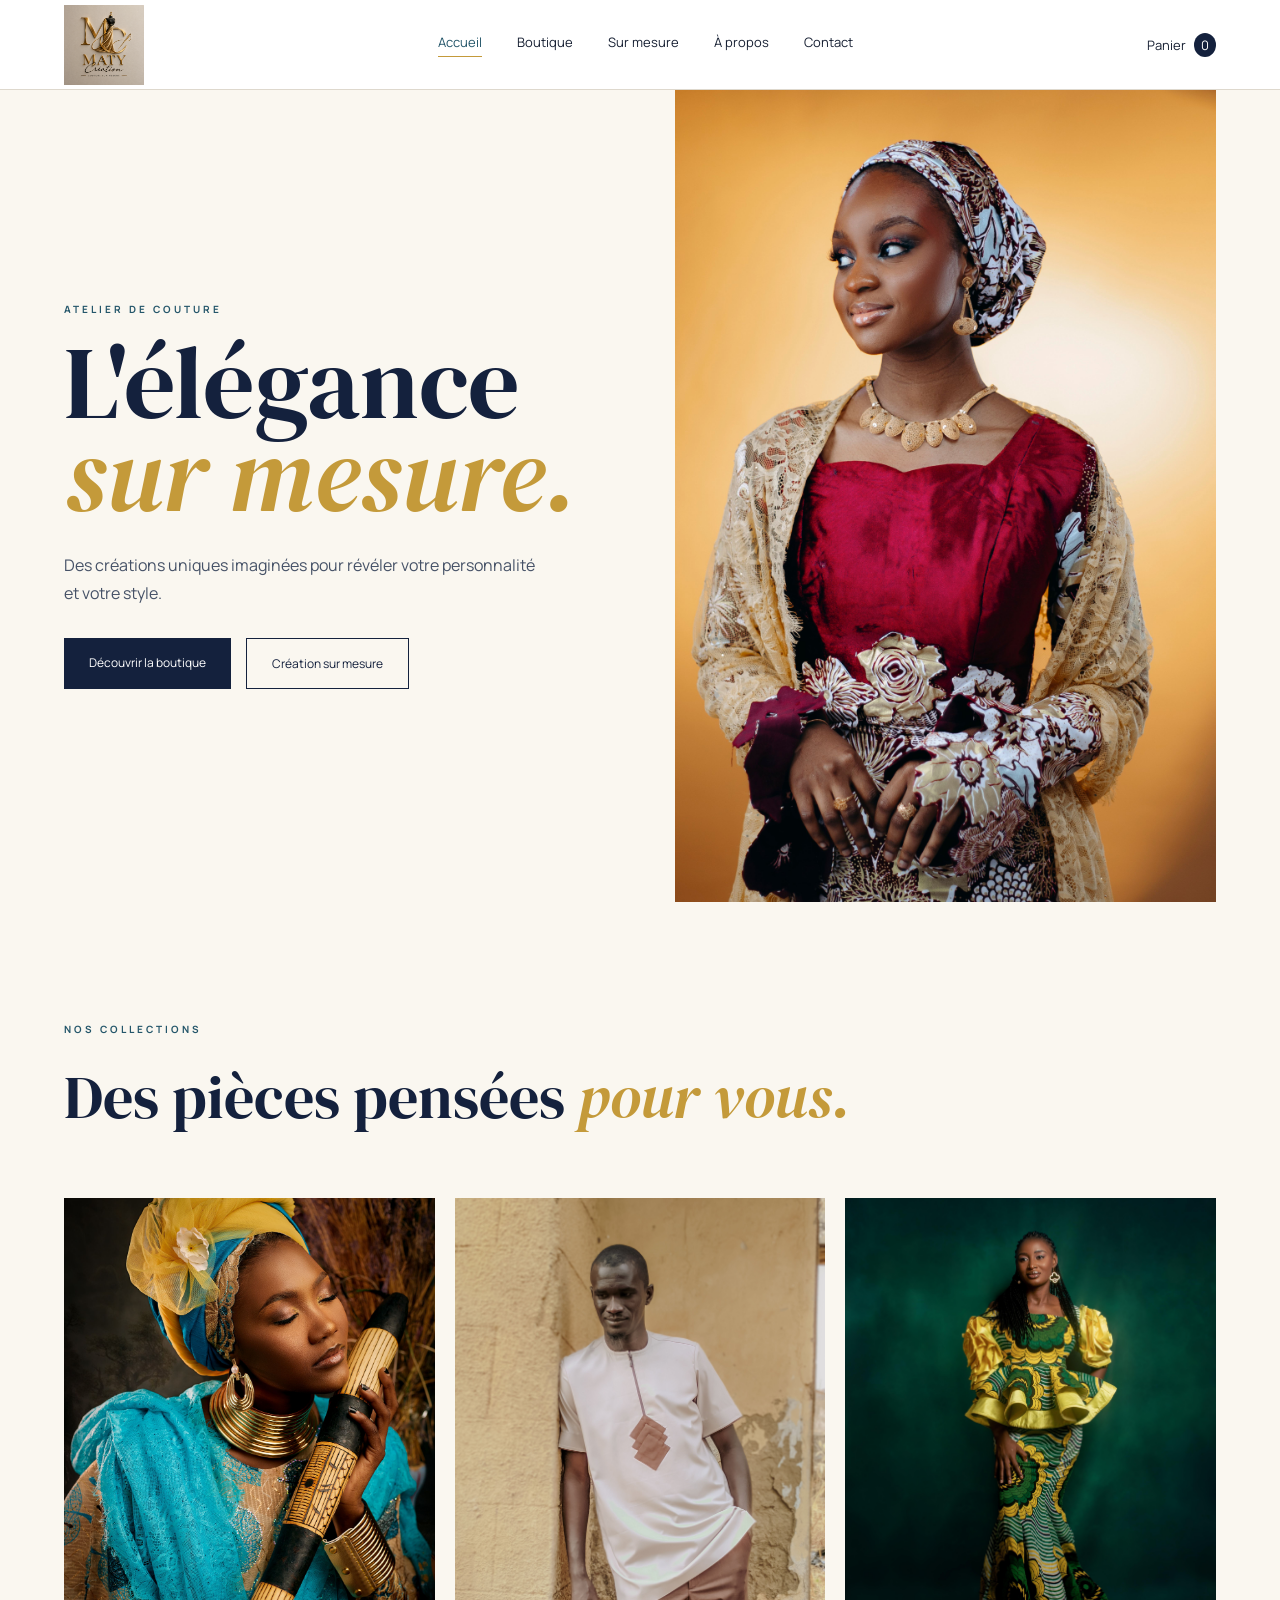
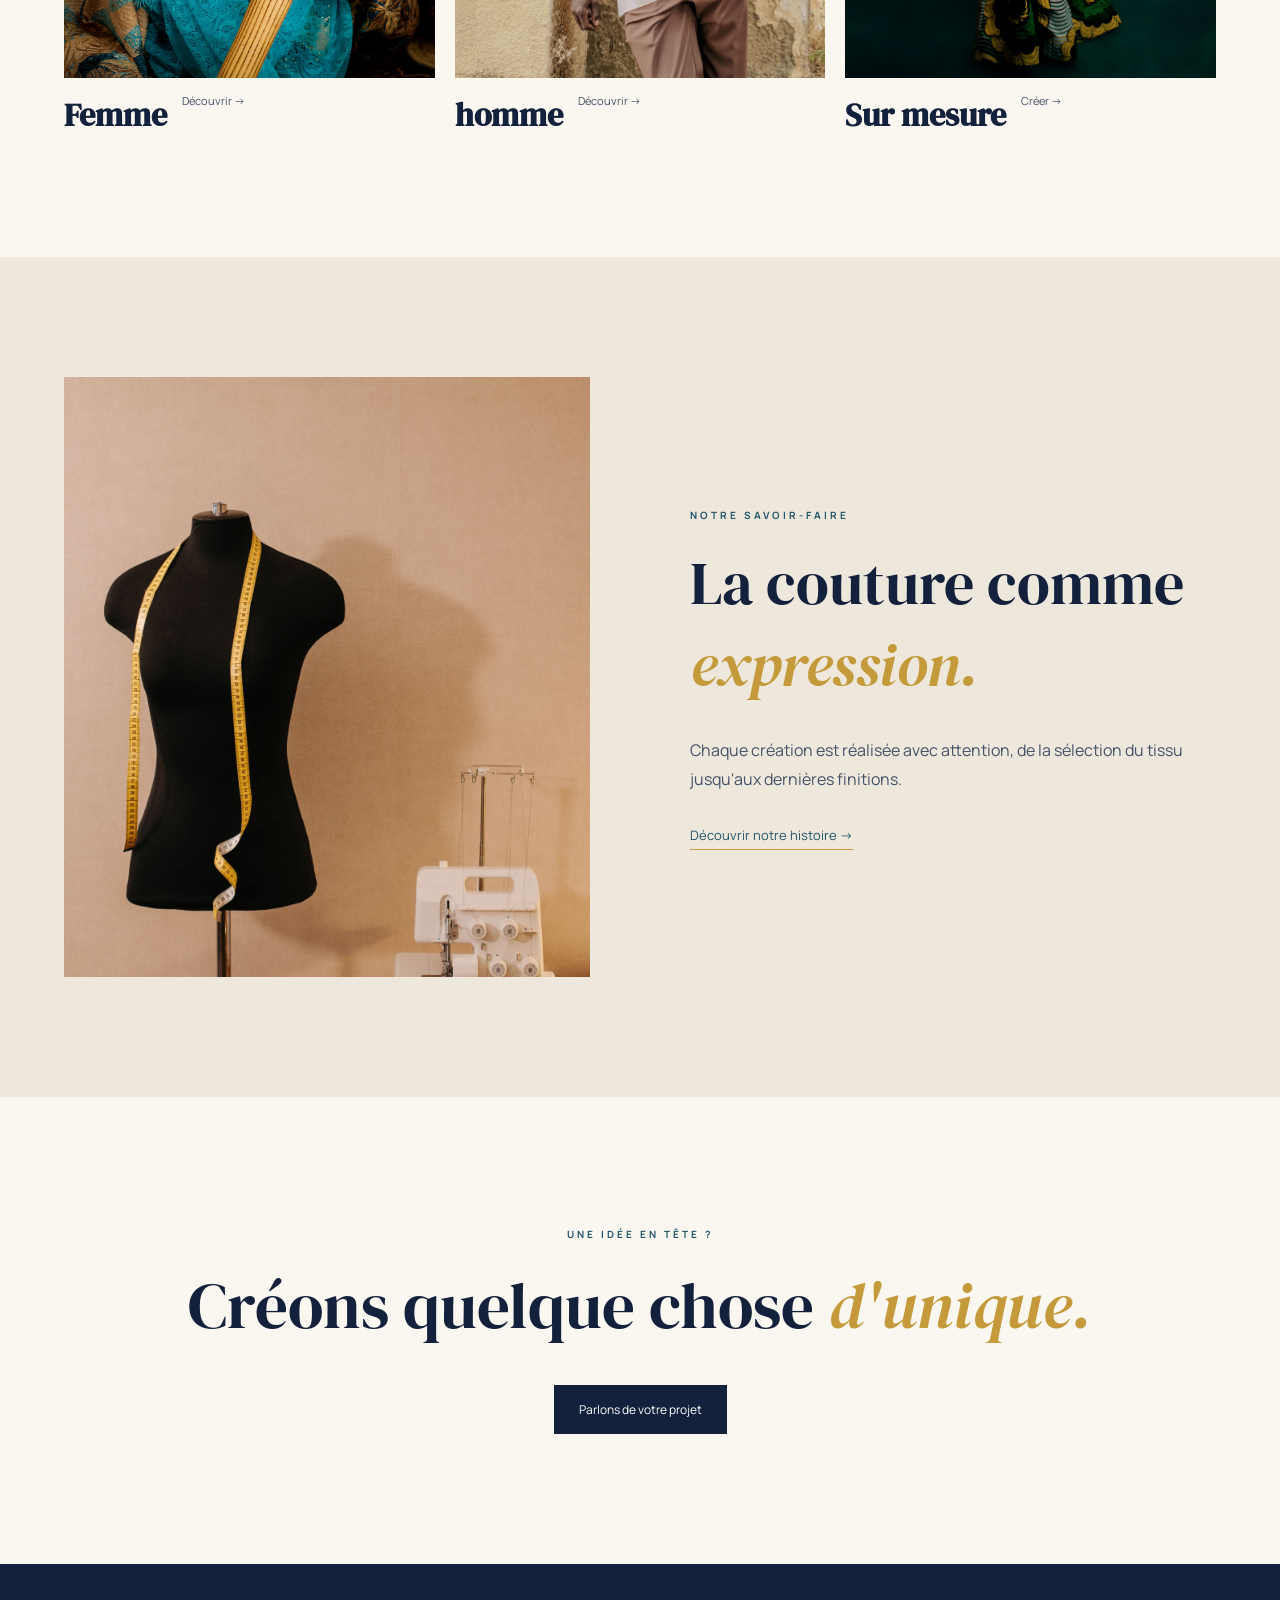
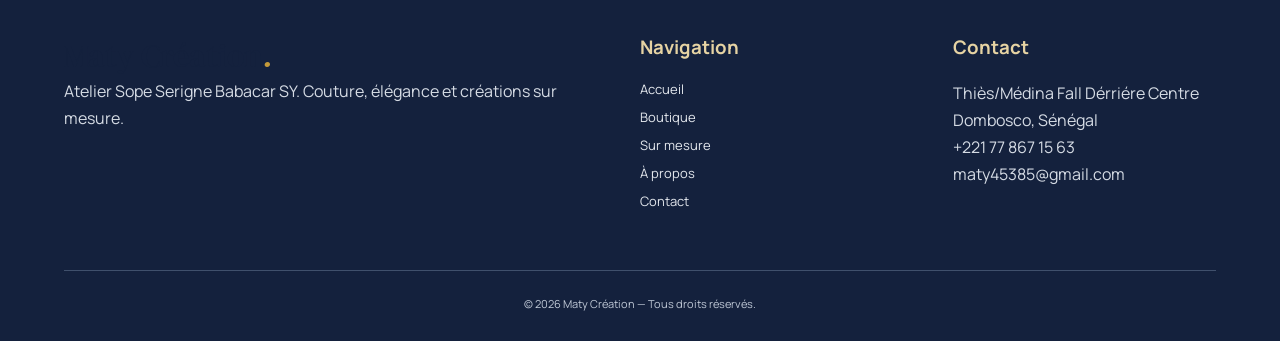
<file: index.html>
<!DOCTYPE html>
<html lang="fr">
<head>
    <meta charset="UTF-8">
    <meta name="viewport" content="width=device-width, initial-scale=1.0">

    <title>Maty Création — Couture & Créations</title>

    <link rel="stylesheet" href="css/style.css">
</head>

<body>

<header class="header">

   <a href="index.html" class="logo">
    <img src="images/logo.png" alt="Maty Création">
</a>
    <nav class="nav">
        <a href="index.html" class="active">Accueil</a>
        <a href="boutique.html">Boutique</a>
        <a href="sur-mesure.html">Sur mesure</a>
        <a href="apropos.html">À propos</a>
        <a href="contact.html">Contact</a>
    </nav>

    <a href="panier.html" class="cart">
        Panier <span id="cart-count">0</span>
    </a>

    <button class="menu-btn">☰</button>

</header>


<main>

<section class="hero">

    <div class="hero-content">

        <p class="small-title">
            ATELIER DE COUTURE
        </p>

        <h1>
            L'élégance
            <em>sur mesure.</em>
        </h1>

        <p class="hero-text">
            Des créations uniques imaginées pour révéler
            votre personnalité et votre style.
        </p>

        <div class="buttons">

            <a href="boutique.html" class="btn">
                Découvrir la boutique
            </a>

            <a href="sur-mesure.html" class="btn-light">
                Création sur mesure
            </a>

        </div>

    </div>


    <div class="hero-image">

        <img src="images/hero.jpg" alt="Création de couture">

    </div>

</section>


<section class="collections">

    <div class="section-heading">

        <p class="small-title">
            NOS COLLECTIONS
        </p>

        <h2>
            Des pièces pensées
            <em>pour vous.</em>
        </h2>

    </div>


    <div class="collection-grid">

        <a href="boutique.html" class="collection-card">

            <img src="images/femme.jpg" alt="Mode femme">
            

            <div class="buttons">
                <h3>Femme</h3>
                <span>Découvrir →</span>
                </div> 
                </a>
                 

        

        <a href="boutique.html" class="collection-card">

            <img src="images/homme.jpg" alt="Mode homme">


            <div class="buttons">
                <h3>homme</h3>
                <span>Découvrir →</span>
                </div> 
                </a>
                


        <a href="boutique.html" class="collection-card">

            <img src="images/surmesure.jpg" alt="Mode sur mesure">
            

            <div class="buttons">
                <h3>Sur mesure</h3>
                <span>Créer →</span>
    
                </div> 
                 </a>
                
       </div> 


       
</section>


<section class="presentation">

    <div class="presentation-image">

        <img src="images/atelier.jpg" alt="Atelier de couture">

    </div>


    <div class="presentation-text">

        <p class="small-title">
            NOTRE SAVOIR-FAIRE
        </p>

        <h2>
            La couture comme
            <em>expression.</em>
        </h2>

        <p>
            Chaque création est réalisée avec attention,
            de la sélection du tissu jusqu'aux dernières finitions.
        </p>

        <a href="apropos.html" class="text-link">
            Découvrir notre histoire →
        </a>

    </div>

</section>


<section class="cta">

    <p class="small-title">
        UNE IDÉE EN TÊTE ?
    </p>

    <h2>
        Créons quelque chose
        <em>d'unique.</em>
    </h2>

    <a href="sur-mesure.html" class="btn">
        Parlons de votre projet
    </a>

</section>

</main>


<footer class="footer">

    <div class="footer-grid">

        <div>
            <div class="logo">
                Maty Création<span>.</span>
            </div>

            <p>
              Atelier Sope Serigne Babacar SY. Couture, élégance et créations sur mesure.
            </p>
        </div>


        <div>

            <h3>Navigation</h3>

            <a href="index.html">Accueil</a>
            <a href="boutique.html">Boutique</a>
            <a href="sur-mesure.html">Sur mesure</a>
            <a href="apropos.html">À propos</a>
            <a href="contact.html">Contact</a>

        </div>


        <div>

            <h3>Contact</h3>

            <p>Thiès/Médina Fall Dérriére Centre Dombosco, Sénégal</p>
            <p>+221 77 867 15 63</p>
            <p>maty45385@gmail.com</p>

        </div>

    </div>


    <div class="copyright">
        © 2026 Maty Création — Tous droits réservés.
    </div>

</footer>


<script src="js/script.js"></script>

</body>
</html>
</file>
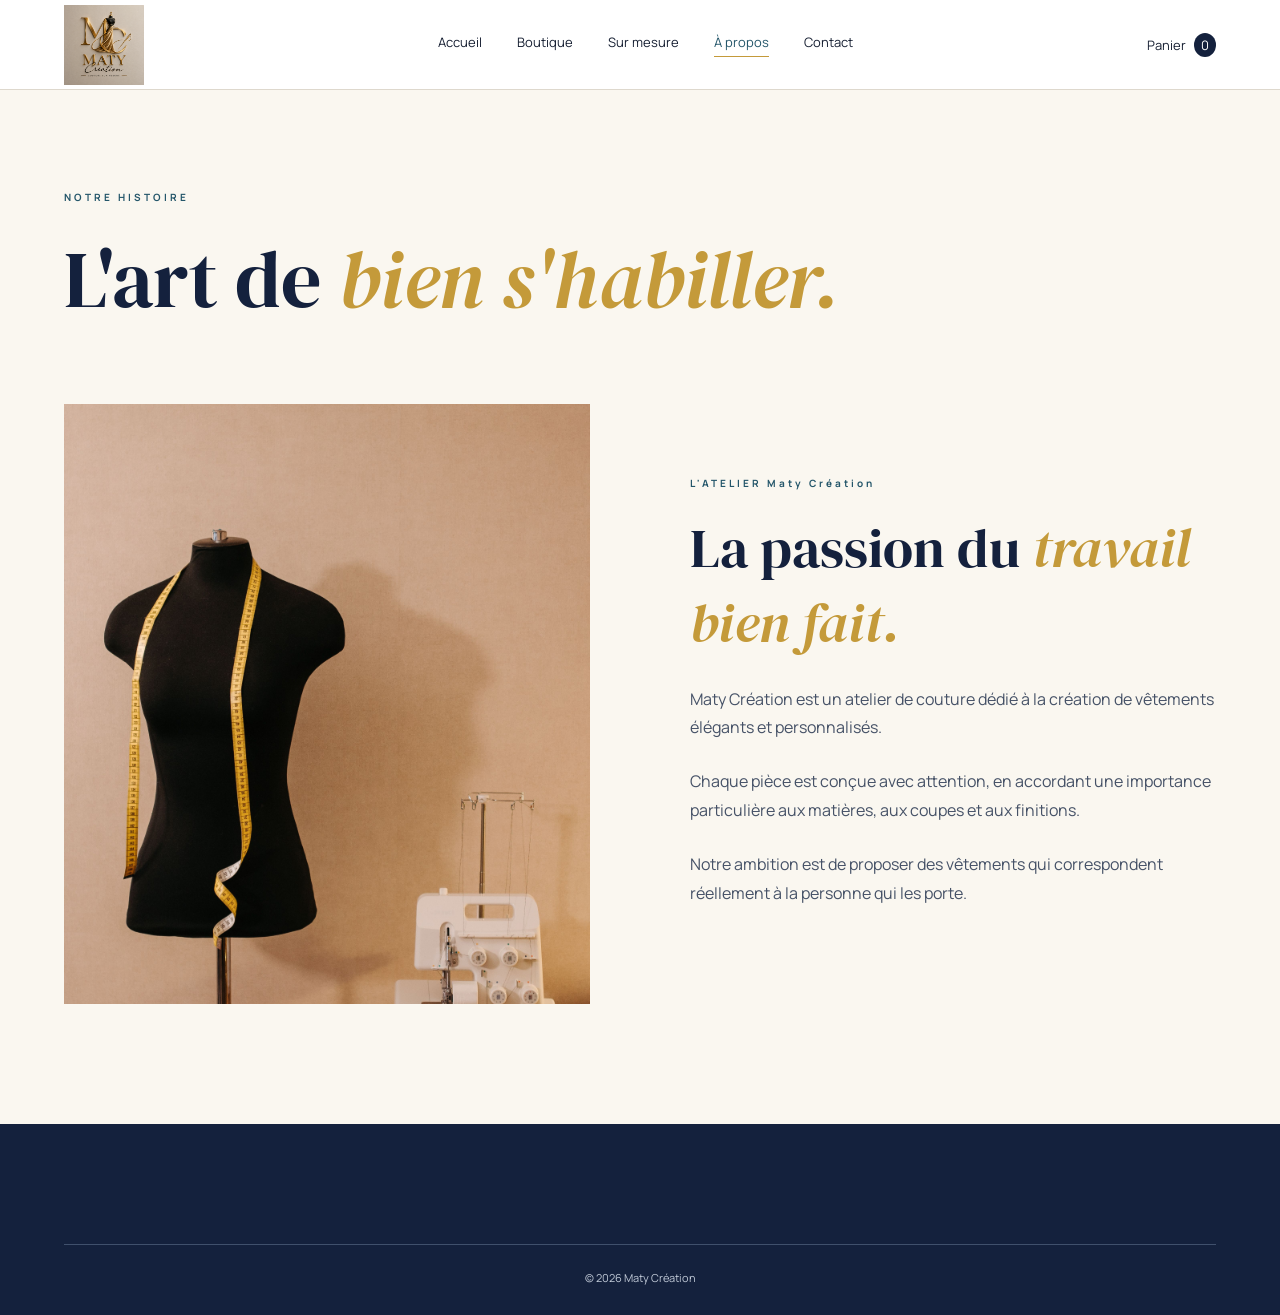
<file: apropos.html>
<!DOCTYPE html>
<html lang="fr">

<head>

    <meta charset="UTF-8">

    <meta name="viewport"
          content="width=device-width, initial-scale=1.0">

    <title>À propos — Maty Création</title>

    <link rel="stylesheet" href="css/style.css">

</head>


<body>

<header class="header">

   
   <a href="index.html" class="logo">
    <img src="images/logo.png" alt="Maty Création">
</a>

    <nav class="nav">

        <a href="index.html">Accueil</a>

        <a href="boutique.html">Boutique</a>

        <a href="sur-mesure.html">Sur mesure</a>

        <a href="apropos.html" class="active">
            À propos
        </a>

        <a href="contact.html">Contact</a>

    </nav>

    <a href="panier.html" class="cart">
        Panier <span id="cart-count">0</span>
    </a>

</header>


<main>

<section class="page-title">

    <p class="small-title">
        NOTRE HISTOIRE
    </p>

    <h1>
        L'art de
        <em>bien s'habiller.</em>
    </h1>

</section>


<section class="about">

    <div class="about-image">

        <img src="images/atelier.jpg"
             alt="Atelier ">

    </div>


    <div class="about-text">

        <p class="small-title">
            L'ATELIER Maty Création
        </p>

        <h2>
            La passion du
            <em>travail bien fait.</em>
        </h2>

        <p>
            Maty Création est un atelier de couture dédié à la création
            de vêtements élégants et personnalisés.
        </p>

        <p>
            Chaque pièce est conçue avec attention,
            en accordant une importance particulière
            aux matières, aux coupes et aux finitions.
        </p>

        <p>
            Notre ambition est de proposer des vêtements
            qui correspondent réellement à la personne
            qui les porte.
        </p>

    </div>

</section>

</main>


<footer class="footer">

    <div class="copyright">
        © 2026 Maty Création
    </div>

</footer>


<script src="js/script.js"></script>

</body>
</html>
</file>
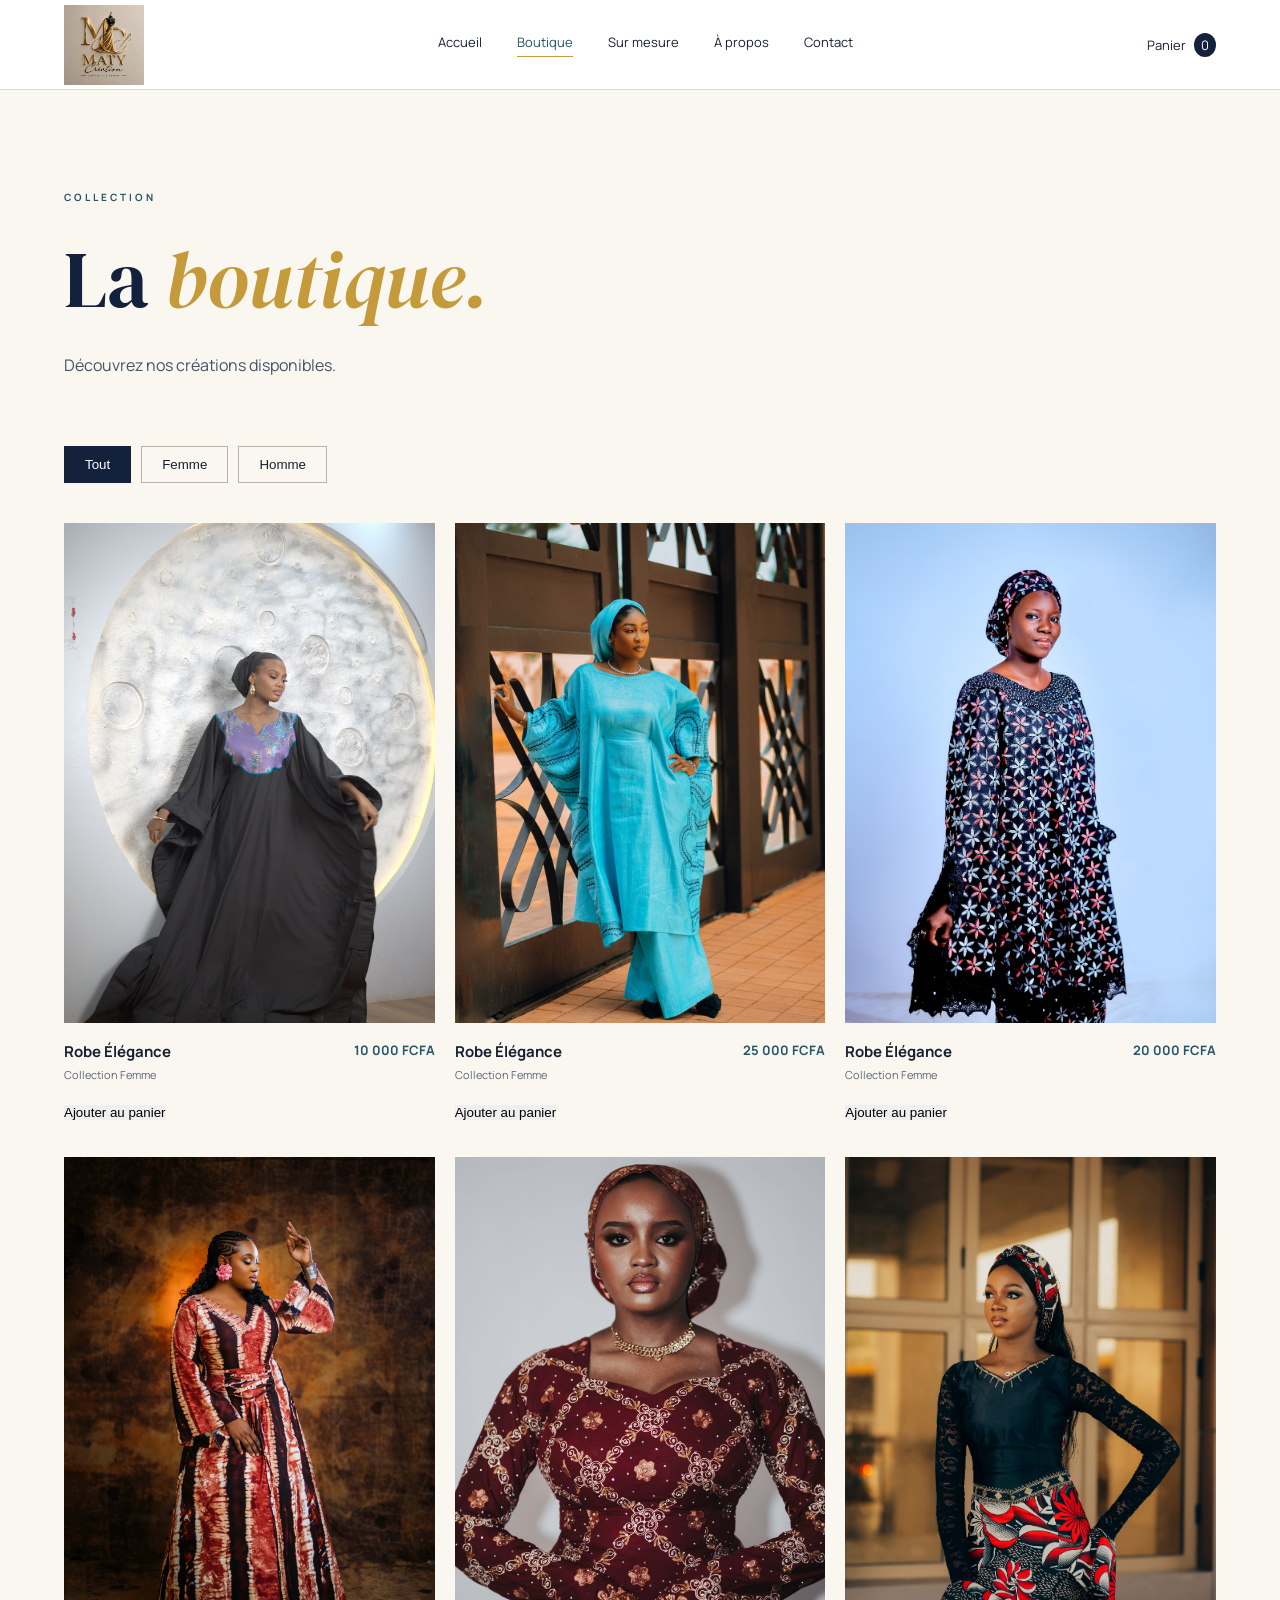
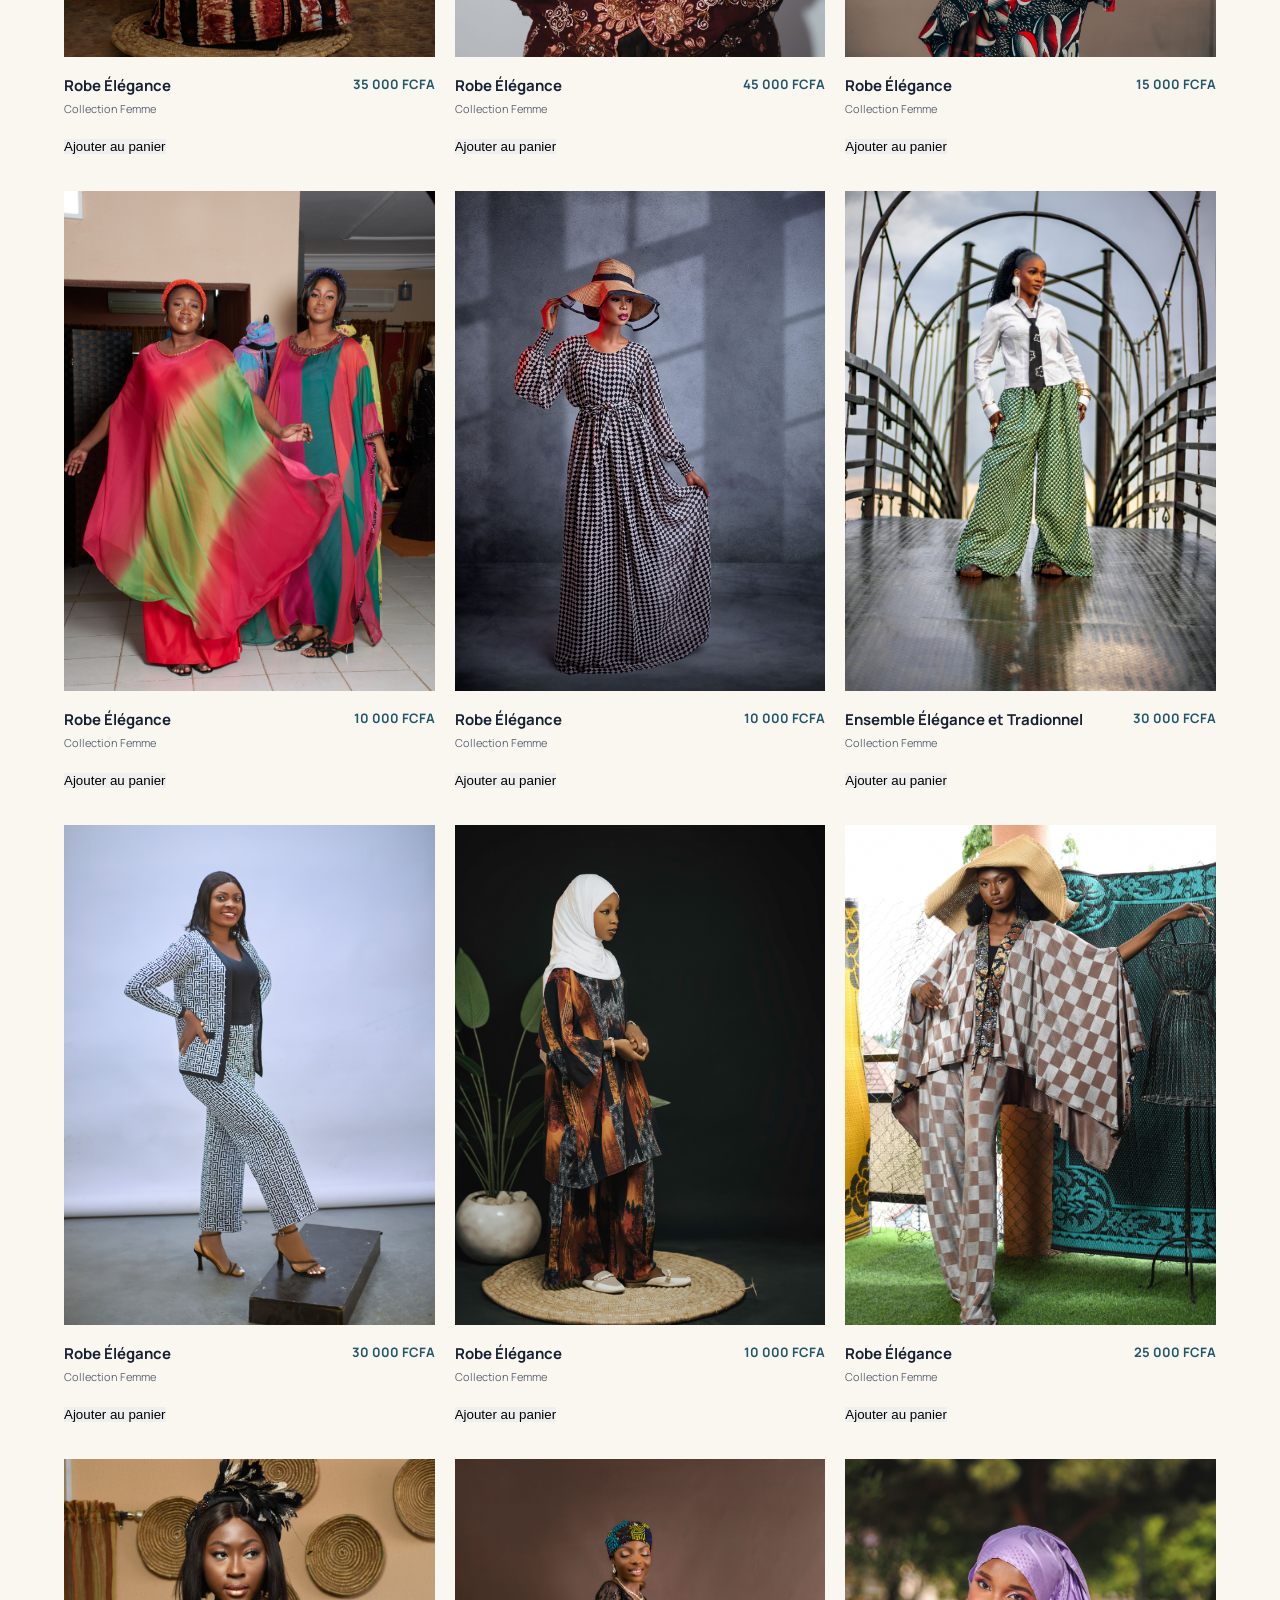
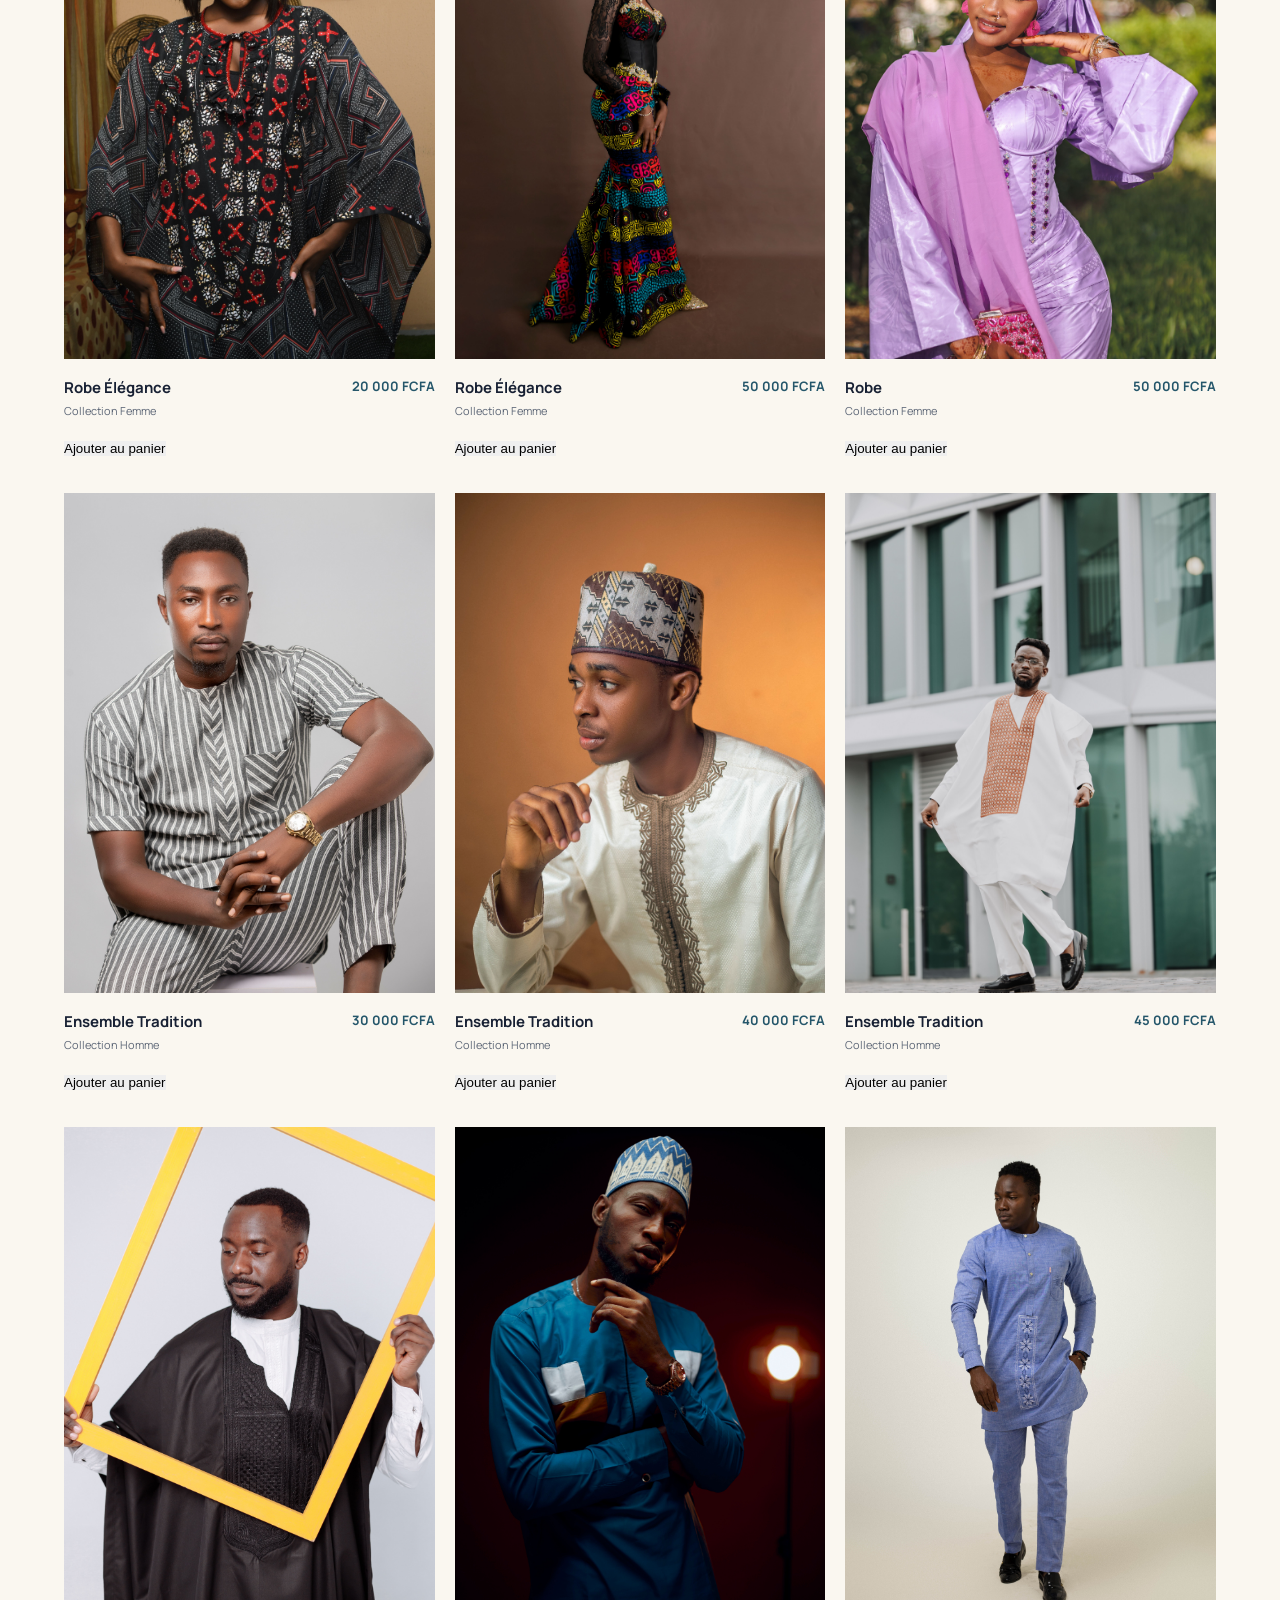
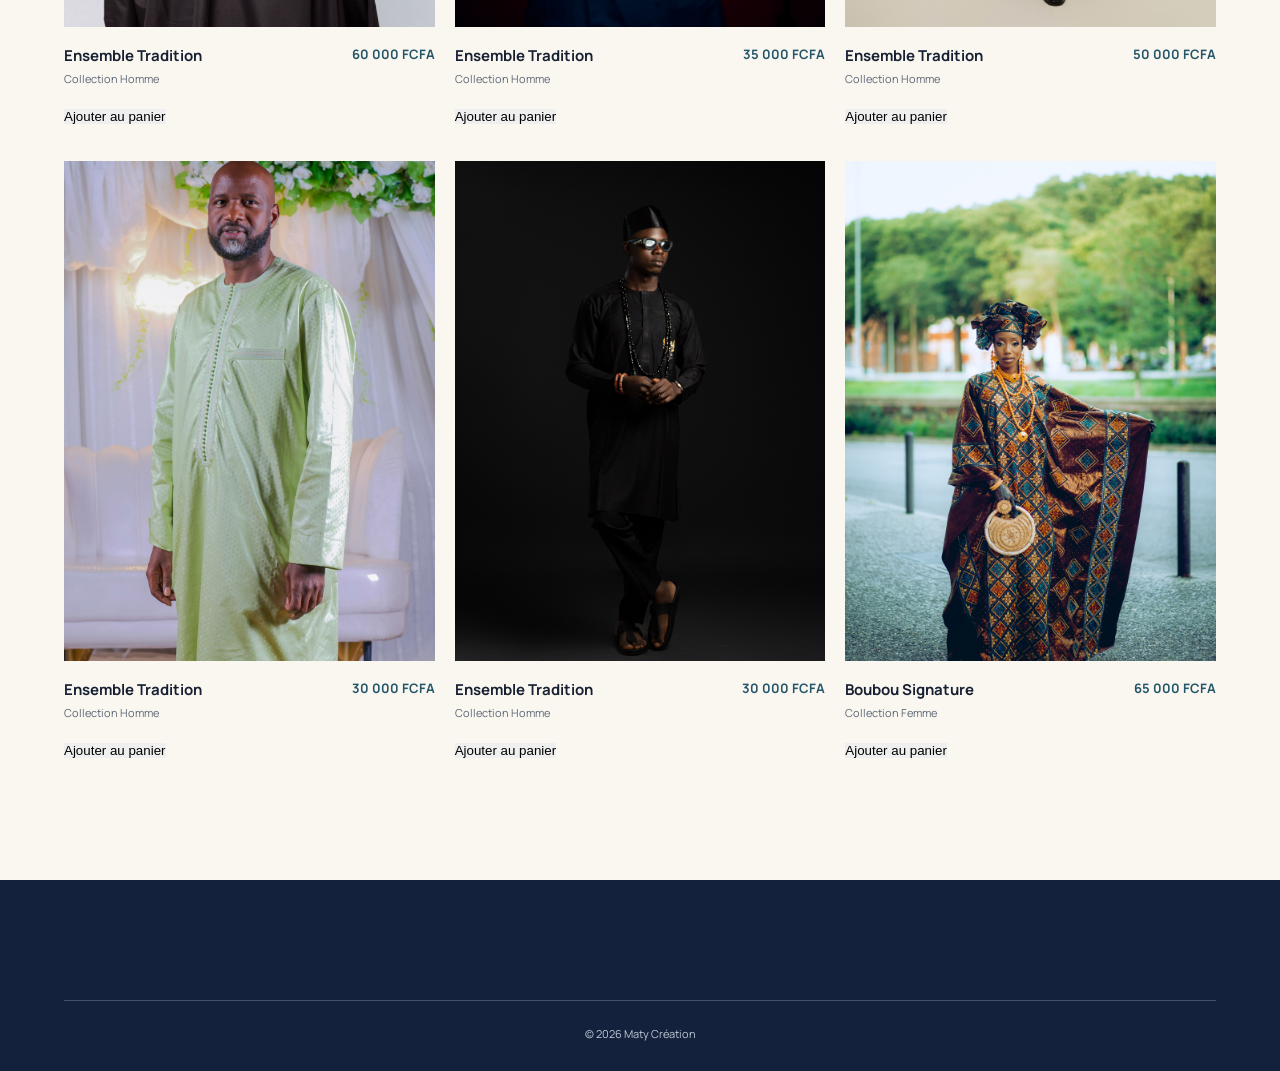
<file: boutique.html>
<!DOCTYPE html>
<html lang="fr">

<head>

    <meta charset="UTF-8">
    <meta name="viewport" content="width=device-width, initial-scale=1.0">

    <title>Boutique — Maty Création</title>

    <link rel="stylesheet" href="css/style.css">

</head>


<body>

<header class="header">

   <a href="index.html" class="logo">
    <img src="images/logo.png" alt="Maty Création">
</a>

    <nav class="nav">

        <a href="index.html">Accueil</a>

        <a href="boutique.html" class="active">
            Boutique
        </a>

        <a href="sur-mesure.html">
            Sur mesure
        </a>

        <a href="apropos.html">
            À propos
        </a>

        <a href="contact.html">
            Contact
        </a>

    </nav>

    <a href="panier.html" class="cart">
        Panier <span id="cart-count">0</span>
    </a>

    <button class="menu-btn">☰</button>

</header>


<main>

<section class="page-title">

    <p class="small-title">
        COLLECTION
    </p>

    <h1>
        La <em>boutique.</em>
    </h1>

    <p>
        Découvrez nos créations disponibles.
    </p>

</section>


<section class="shop">

    <div class="filters">

        <button class="filter active" data-category="all">
            Tout
        </button>

        <button class="filter" data-category="femme">
            Femme
        </button>

        <button class="filter" data-category="homme">
            Homme
        </button>

    </div>


    <div class="products">


        <article class="product" data-category="femme">

            <a href="produit.html">

                <img src="images/robe1.jpg" alt="Robe élégante">

            </a>

            <div class="product-info">

                <div>

                    <h3>
                        Robe Élégance
                    </h3>

                    <p>
                        Collection Femme
                    </p>

                </div>

                <strong>
                    10 000 FCFA
                </strong>

            </div>

            <button
                class="add-cart"
                data-name="Robe Élégance"
                data-price="10 000">

                Ajouter au panier

            </button>

        </article>
         <article class="product" data-category="femme">

            <a href="produit.html">

                <img src="images/robe4.jpg" alt="Robe élégante">

            </a>

            <div class="product-info">

                <div>

                    <h3>
                        Robe Élégance
                    </h3>

                    <p>
                        Collection Femme
                    </p>

                </div>

                <strong>
                    25 000 FCFA
                </strong>

            </div>

            <button
                class="add-cart"
                data-name="Robe Élégance"
                data-price="25000">

                Ajouter au panier

            </button>

        </article>
         <article class="product" data-category="femme">

            <a href="produit.html">

                <img src="images/robe5.jpg" alt="Robe élégante">

            </a>

            <div class="product-info">

                <div>

                    <h3>
                        Robe Élégance
                    </h3>

                    <p>
                        Collection Femme
                    </p>

                </div>

                <strong>
                    20 000 FCFA
                </strong>

            </div>

            <button
                class="add-cart"
                data-name="Robe Élégance"
                data-price="20 000">

                Ajouter au panier

            </button>

        </article>
         <article class="product" data-category="femme">

            <a href="produit.html">

                <img src="images/robe6.jpg" alt="Robe élégante ">

            </a>

            <div class="product-info">

                <div>

                    <h3>
                        Robe Élégance
                    </h3>

                    <p>
                        Collection Femme
                    </p>

                </div>

                <strong>
                    35 000 FCFA
                </strong>

            </div>

            <button
                class="add-cart"
                data-name="Robe Élégance"
                data-price="35 000">

                Ajouter au panier

            </button>

        </article>
         <article class="product" data-category="femme">

            <a href="produit.html">

                <img src="images/robe7.jpg" alt="Robe élégante">

            </a>

            <div class="product-info">

                <div>

                    <h3>
                        Robe Élégance
                    </h3>

                    <p>
                        Collection Femme
                    </p>

                </div>

                <strong>
                    45 000 FCFA
                </strong>

            </div>

            <button
                class="add-cart"
                data-name="Robe Élégance"
                data-price="45 000">

                Ajouter au panier

            </button>

        </article>
         <article class="product" data-category="femme">

            <a href="produit.html">

                <img src="images/robe8.jpg" alt="Robe élégante">

            </a>

            <div class="product-info">

                <div>

                    <h3>
                        Robe Élégance
                    </h3>

                    <p>
                        Collection Femme
                    </p>

                </div>

                <strong>
                    15 000 FCFA
                </strong>

            </div>

            <button
                class="add-cart"
                data-name="Robe Élégance"
                data-price="15 000">

                Ajouter au panier

            </button>

        </article>
         <article class="product" data-category="femme">

            <a href="produit.html">

                <img src="images/robe9.jpg" alt="Robe élégante">

            </a>

            <div class="product-info">

                <div>

                    <h3>
                        Robe Élégance
                    </h3>

                    <p>
                        Collection Femme
                    </p>

                </div>

                <strong>
                    10 000 FCFA
                </strong>

            </div>

            <button
                class="add-cart"
                data-name="Robe Élégance"
                data-price="10 000">

                Ajouter au panier

            </button>

        </article>
         <article class="product" data-category="femme">

            <a href="produit.html">

                <img src="images/robe10.jpg" alt="Robe élégante">

            </a>

            <div class="product-info">

                <div>

                    <h3>
                        Robe Élégance
                    </h3>

                    <p>
                        Collection Femme
                    </p>

                </div>

                <strong>
                    10 000 FCFA
                </strong>

            </div>

            <button
                class="add-cart"
                data-name="Robe Élégance"
                data-price="10 000">

                Ajouter au panier

            </button>

        </article>
         <article class="product" data-category="femme">

            <a href="produit.html">

                <img src="images/ensemble1.jpg" alt="Ensemble élégant">

            </a>

            <div class="product-info">

                <div>

                    <h3>
                        Ensemble Élégance et Tradionnel
                    </h3>

                    <p>
                        Collection Femme
                    </p>

                </div>

                <strong>
                    30 000 FCFA
                </strong>

            </div>

            <button
                class="add-cart"
                data-name="Ensemble Élégance et Traditionnel"
                data-price="30 000">

                Ajouter au panier

            </button>

        </article>
         <article class="product" data-category="femme">

            <a href="produit.html">

                <img src="images/ensemble2.jpg" alt="Ensemble élégant">

            </a>

            <div class="product-info">

                <div>

                    <h3>
                        Robe Élégance
                    </h3>

                    <p>
                        Collection Femme
                    </p>

                </div>

                <strong>
                    30 000 FCFA
                </strong>

            </div>

            <button
                class="add-cart"
                data-name="Ensemble Élégance et Traditionnel"
                data-price="30 000">

                Ajouter au panier

            </button>

        </article>
        <article class="product" data-category="femme">

            <a href="produit.html">

                <img src="images/ensemble3.jpg" alt="Ensemble élégant">

            </a>

            <div class="product-info">

                <div>

                    <h3>
                        Robe Élégance
                    </h3>

                    <p>
                        Collection Femme
                    </p>

                </div>

                <strong>
                    10 000 FCFA
                </strong>

            </div>

            <button
                class="add-cart"
                data-name="Ensemble Élégance et Traditionnel"
                data-price="10 000">

                Ajouter au panier

            </button>

        </article>
        <article class="product" data-category="femme">

            <a href="produit.html">

                <img src="images/ensemble4.jpg" alt="Ensemble élégant">

            </a>

            <div class="product-info">

                <div>

                    <h3>
                        Robe Élégance
                    </h3>

                    <p>
                        Collection Femme
                    </p>

                </div>

                <strong>
                    25 000 FCFA
                </strong>

            </div>

            <button
                class="add-cart"
                data-name="Ensemble Élégance et Traditionnel"
                data-price="25 000">

                Ajouter au panier

            </button>

        </article>
        <article class="product" data-category="femme">

            <a href="produit.html">

                <img src="images/robe11.jpg" alt="robe élégante">

            </a>

            <div class="product-info">

                <div>

                    <h3>
                        Robe Élégance
                    </h3>

                    <p>
                        Collection Femme
                    </p>

                </div>

                <strong>
                    20 000 FCFA
                </strong>

            </div>

            <button
                class="add-cart"
                data-name="Ensemble Élégance et Traditionnel"
                data-price="20 000">

                Ajouter au panier

            </button>

        </article>
        <article class="product" data-category="femme">

            <a href="produit.html">

                <img src="images/robe12.jpg" alt="robe élégante">

            </a>

            <div class="product-info">

                <div>

                    <h3>
                        Robe Élégance
                    </h3>

                    <p>
                        Collection Femme
                    </p>

                </div>

                <strong>
                    50 000 FCFA
                </strong>

            </div>

            <button
                class="add-cart"
                data-name="Robe Élégance et Traditionnel"
                data-price="50 000">

                Ajouter au panier

            </button>

        </article>


        <article class="product" data-category="femme">

            <a href="produit.html">

                <img src="images/robe2.jpg" alt="Robe couture">

            </a>

            <div class="product-info">

                <div>

                    <h3>
                        Robe
                    </h3>

                    <p>
                        Collection Femme
                    </p>

                </div>

                <strong>
                    50 000 FCFA
                </strong>

            </div>

            <button
                class="add-cart"
                data-name="Robe  Élégance"
                data-price="50000">

                Ajouter au panier

            </button>

        </article>


        <article class="product" data-category="homme">

            <a href="produit.html">

                <img src="images/homme1.jpg" alt="Tenue homme">

            </a>

            <div class="product-info">

                <div>

                    <h3>
                        Ensemble Tradition
                    </h3>

                    <p>
                        Collection Homme
                    </p>

                </div>

                <strong>
                    30 000 FCFA
                </strong>

            </div>

            <button
                class="add-cart"
                data-name="Ensemble Tradition"
                data-price="30 000">

                Ajouter au panier

            </button>

        </article>
        <article class="product" data-category="homme">

            <a href="produit.html">

                <img src="images/homme2.jpg" alt="Tenue homme">

            </a>

            <div class="product-info">

                <div>

                    <h3>
                        Ensemble Tradition
                    </h3>

                    <p>
                        Collection Homme
                    </p>

                </div>

                <strong>
                    40 000 FCFA
                </strong>

            </div>

            <button
                class="add-cart"
                data-name="Ensemble Tradition"
                data-price="40 000">

                Ajouter au panier

            </button>

        </article><article class="product" data-category="homme">

            <a href="produit.html">

                <img src="images/homme3.jpg" alt="Tenue homme">

            </a>

            <div class="product-info">

                <div>

                    <h3>
                        Ensemble Tradition
                    </h3>

                    <p>
                        Collection Homme
                    </p>

                </div>

                <strong>
                    45 000 FCFA
                </strong>

            </div>

            <button
                class="add-cart"
                data-name="Ensemble Tradition"
                data-price="45 000">

                Ajouter au panier

            </button>

        </article><article class="product" data-category="homme">

            <a href="produit.html">

                <img src="images/homme4.jpg" alt="Tenue homme">

            </a>

            <div class="product-info">

                <div>

                    <h3>
                        Ensemble Tradition
                    </h3>

                    <p>
                        Collection Homme
                    </p>

                </div>

                <strong>
                    60 000 FCFA
                </strong>

            </div>

            <button
                class="add-cart"
                data-name="Ensemble Tradition"
                data-price="60 000">

                Ajouter au panier

            </button>

        </article><article class="product" data-category="homme">

            <a href="produit.html">

                <img src="images/homme5.jpg" alt="Tenue homme">

            </a>

            <div class="product-info">

                <div>

                    <h3>
                        Ensemble Tradition
                    </h3>

                    <p>
                        Collection Homme
                    </p>

                </div>

                <strong>
                    35 000 FCFA
                </strong>

            </div>

            <button
                class="add-cart"
                data-name="Ensemble Tradition"
                data-price="35 000">

                Ajouter au panier

            </button>

        </article><article class="product" data-category="homme">

            <a href="produit.html">

                <img src="images/homme6.jpg" alt="Tenue homme">

            </a>

            <div class="product-info">

                <div>

                    <h3>
                        Ensemble Tradition
                    </h3>

                    <p>
                        Collection Homme
                    </p>

                </div>

                <strong>
                    50 000 FCFA
                </strong>

            </div>

            <button
                class="add-cart"
                data-name="Ensemble Tradition"
                data-price="50 000">

                Ajouter au panier

            </button>

        </article><article class="product" data-category="homme">

            <a href="produit.html">

                <img src="images/homme7.jpg" alt="Tenue homme">

            </a>

            <div class="product-info">

                <div>

                    <h3>
                        Ensemble Tradition
                    </h3>

                    <p>
                        Collection Homme
                    </p>

                </div>

                <strong>
                    30 000 FCFA
                </strong>

            </div>

            <button
                class="add-cart"
                data-name="Ensemble Tradition"
                data-price="30 000">

                Ajouter au panier

            </button>

        </article><article class="product" data-category="homme">

            <a href="produit.html">

                <img src="images/homme8.jpg" alt="Tenue homme">

            </a>

            <div class="product-info">

                <div>

                    <h3>
                        Ensemble Tradition
                    </h3>

                    <p>
                        Collection Homme
                    </p>

                </div>

                <strong>
                    30 000 FCFA
                </strong>

            </div>

            <button
                class="add-cart"
                data-name="Ensemble Tradition"
                data-price="30 000">

                Ajouter au panier

            </button>

        </article>


        <article class="product" data-category="femme">

            <a href="produit.html">

                <img src="images/robe3.jpg" alt="Boubou femme">

            </a>

            <div class="product-info">

                <div>

                    <h3>
                        Boubou Signature
                    </h3>

                    <p>
                        Collection Femme
                    </p>

                </div>

                <strong>
                    65 000 FCFA
                </strong>

            </div>

            <button
                class="add-cart"
                data-name="Boubou Signature"
                data-price="65000">

                Ajouter au panier

            </button>

        </article>

    </div>

</section>

</main>


<footer class="footer">

    <div class="copyright">
        © 2026 Maty Création
    </div>

</footer>


<script src="js/script.js"></script>

</body>
</html>
</file>
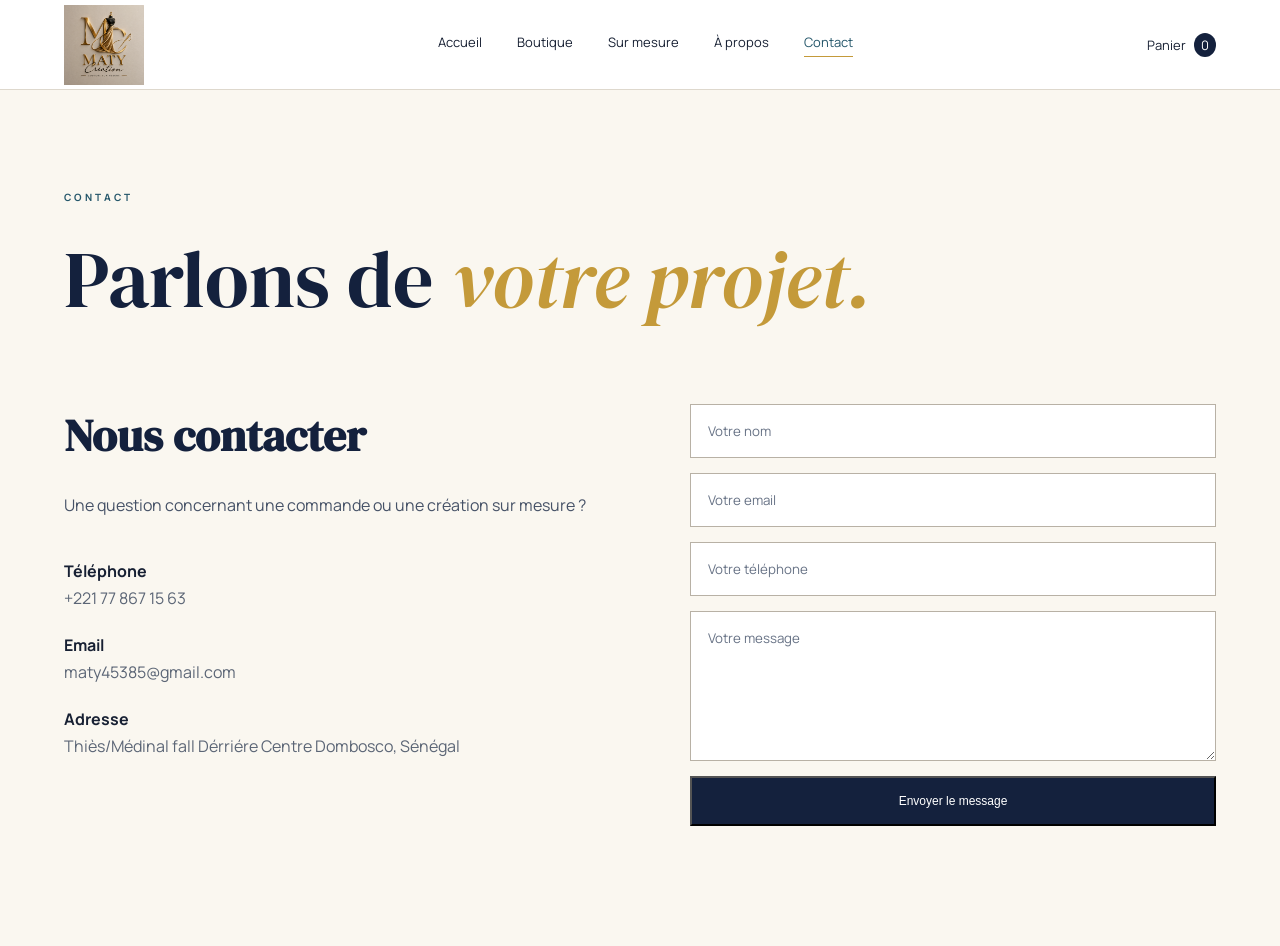
<file: contact.html>
<!DOCTYPE html>
<html lang="fr">

<head>

    <meta charset="UTF-8">

    <meta name="viewport"
          content="width=device-width, initial-scale=1.0">

    <title>Contact — Maty Création</title>

    <link rel="stylesheet" href="css/style.css">

</head>


<body>

<header class="header">

   <a href="index.html" class="logo">
    <img src="images/logo.png" alt="Maty Création">
</a>

    <nav class="nav">

        <a href="index.html">Accueil</a>

        <a href="boutique.html">Boutique</a>

        <a href="sur-mesure.html">Sur mesure</a>

        <a href="apropos.html">À propos</a>

        <a href="contact.html" class="active">
            Contact
        </a>

    </nav>

    <a href="panier.html" class="cart">
        Panier <span id="cart-count">0</span>
    </a>

</header>


<main>

<section class="page-title">

    <p class="small-title">
        CONTACT
    </p>

    <h1>
        Parlons de
        <em>votre projet.</em>
    </h1>

</section>


<section class="contact">

    <div class="contact-info">

        <h2>
            Nous contacter
        </h2>

        <p>
            Une question concernant une commande
            ou une création sur mesure ?
        </p>


        <div class="contact-item">

            <strong>Téléphone</strong>

            <span>
                +221 77 867 15 63
            </span>

        </div>


        <div class="contact-item">

            <strong>Email</strong>

            <span>
               maty45385@gmail.com
            </span>

        </div>


        <div class="contact-item">

            <strong>Adresse</strong>

            <span>
                Thiès/Médinal fall Dérriére Centre Dombosco, Sénégal
            </span>

        </div>

    </div>


    <form 
    class="contact-form"
    action="https://formspree.io/f/mnpnqojy"
    method="POST">

    <input 
        type="text"
        name="nom"
        placeholder="Votre nom"
        required>

    <input 
        type="email"
        name="email"
        placeholder="Votre email"
        required>

    <input 
        type="tel"
        name="telephone"
        placeholder="Votre téléphone">

    <textarea 
        name="message"
        placeholder="Votre message"
        required></textarea>

    <button type="submit" class="btn">
        Envoyer le message
    </button>

</form>

</section>

</main>


<script src="js/script.js"></script>

</body>
</html>
</file>
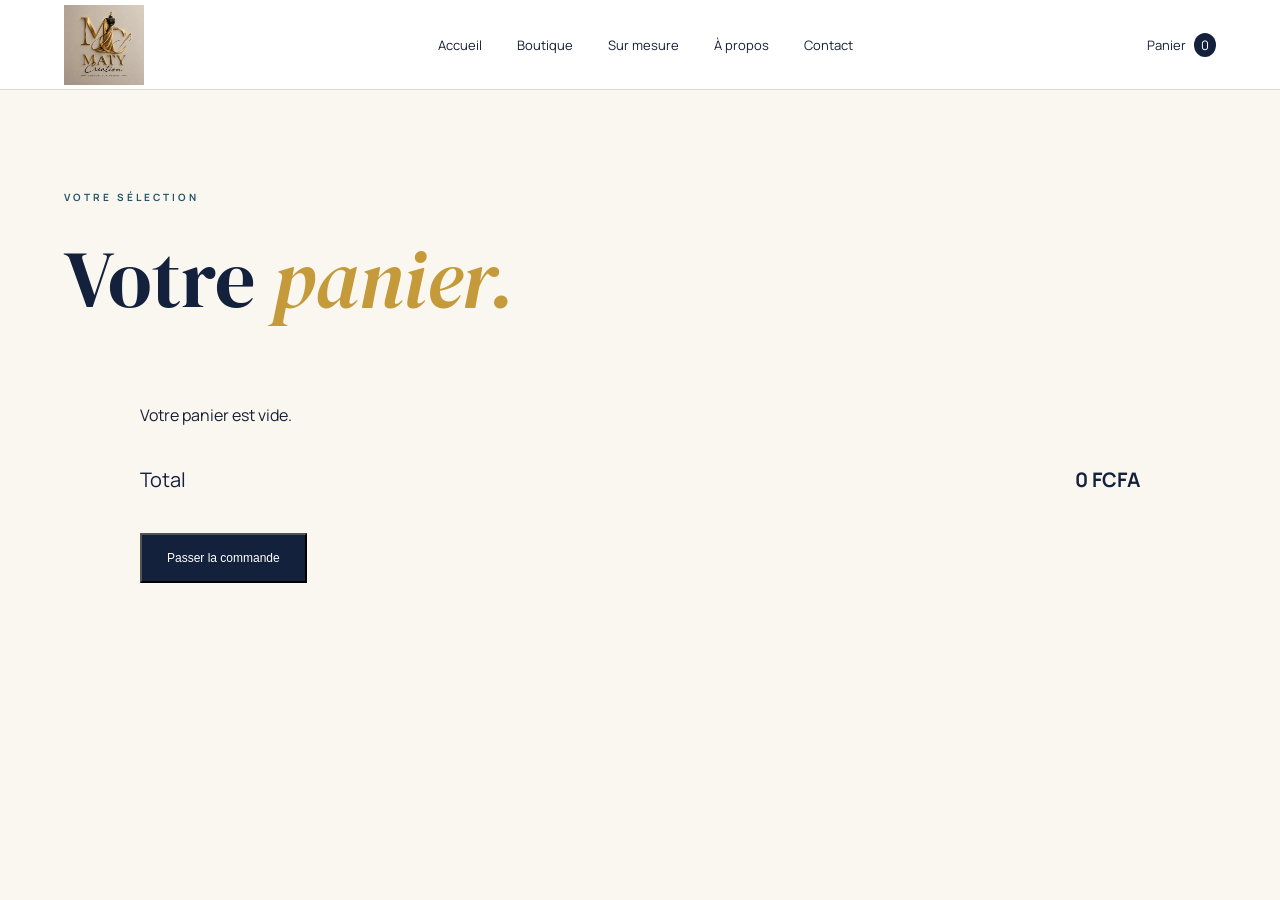
<file: panier.html>
<!DOCTYPE html>
<html lang="fr">

<head>

    <meta charset="UTF-8">

    <meta name="viewport"
          content="width=device-width, initial-scale=1.0">

    <title>Panier — Maty Création</title>

    <link rel="stylesheet" href="css/style.css">

</head>


<body>

<header class="header">

   
   <a href="index.html" class="logo">
    <img src="images/logo.png" alt="Maty Création">
</a>

    <nav class="nav">

        <a href="index.html">Accueil</a>

        <a href="boutique.html">Boutique</a>

        <a href="sur-mesure.html">Sur mesure</a>

        <a href="apropos.html">À propos</a>

        <a href="contact.html">Contact</a>

    </nav>

    <a href="panier.html" class="cart">
        Panier <span id="cart-count">0</span>
    </a>

</header>


<main>

<section class="page-title">

    <p class="small-title">
        VOTRE SÉLECTION
    </p>

    <h1>
        Votre <em>panier.</em>
    </h1>

</section>


<section class="cart-page">

    <div id="cart-items"></div>

    <div class="cart-total">

        <span>Total</span>

        <strong id="cart-total">
            0 FCFA
        </strong>

    </div>

    <button class="btn checkout">
        Passer la commande
    </button>

</section>

</main>


<script src="js/script.js"></script>

</body>
</html>
</file>
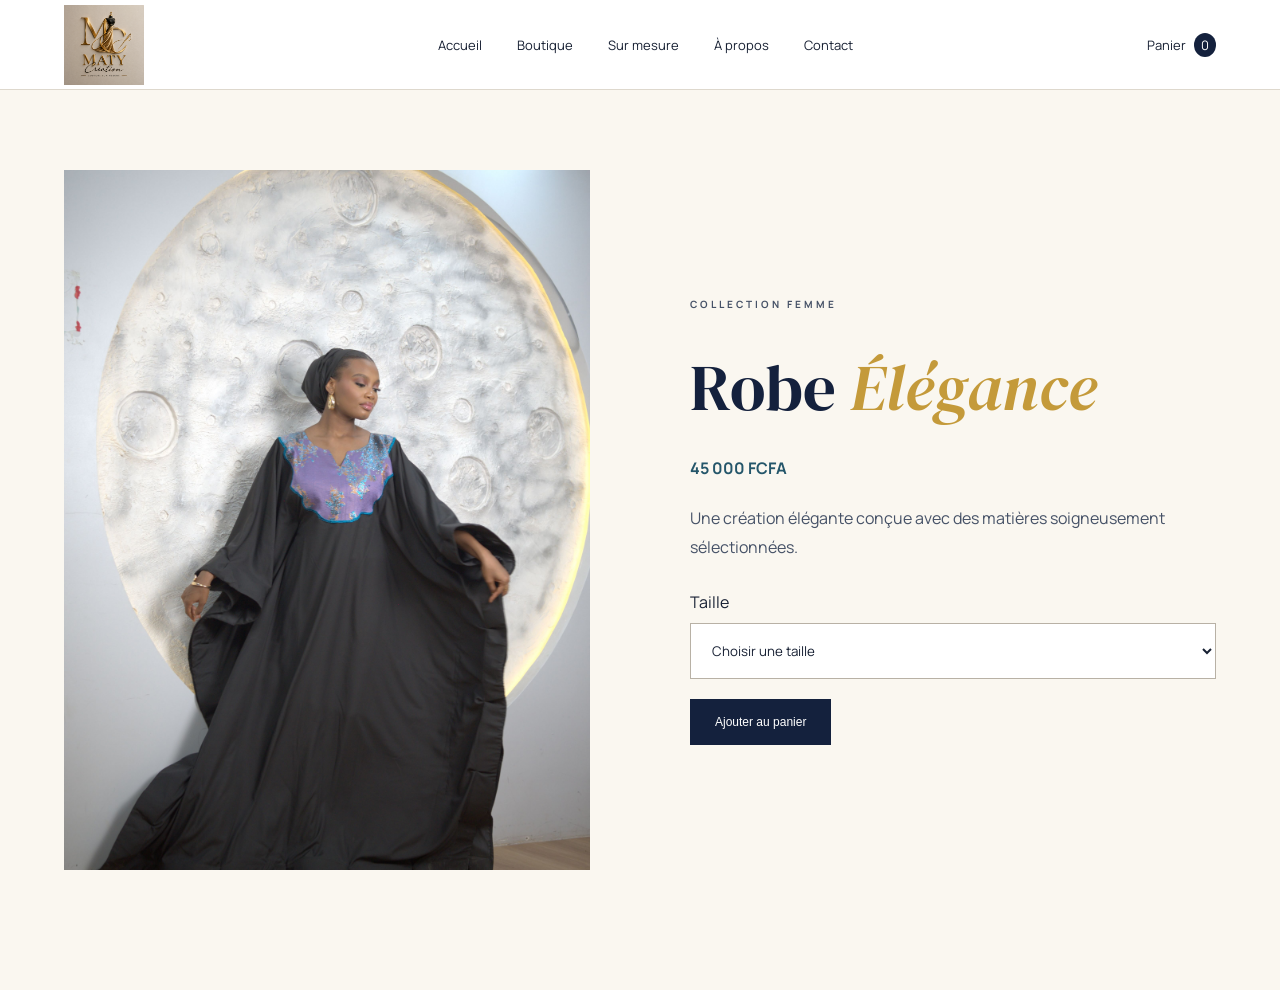
<file: produit.html>
<!DOCTYPE html>
<html lang="fr">

<head>

    <meta charset="UTF-8">

    <meta name="viewport"
          content="width=device-width, initial-scale=1.0">

    <title>Produit — Maty Création</title>

    <link rel="stylesheet" href="css/style.css">

</head>


<body>

<header class="header">

   
   <a href="index.html" class="logo">
    <img src="images/logo.png" alt="Maty Création">
</a>

    <nav class="nav">

        <a href="index.html">Accueil</a>

        <a href="boutique.html">Boutique</a>

        <a href="sur-mesure.html">Sur mesure</a>

        <a href="apropos.html">À propos</a>

        <a href="contact.html">Contact</a>

    </nav>

    <a href="panier.html" class="cart">
        Panier <span id="cart-count">0</span>
    </a>

</header>


<main>

<section class="product-page">

    <div class="product-large-image">

        <img
            src="images/robe1.jpg"
            alt="Robe Élégance">

    </div>


    <div class="product-details">

        <p class="small-title">
            COLLECTION FEMME
        </p>

        <h1>
            Robe <em>Élégance</em>
        </h1>

        <strong class="price">
            45 000 FCFA
        </strong>

        <p>
            Une création élégante conçue avec des matières
            soigneusement sélectionnées.
        </p>


        <label>
            Taille
        </label>

        <select>

            <option>Choisir une taille</option>
            <option>XS</option>
            <option>S</option>
            <option>M</option>
            <option>L</option>
            <option>XL</option>

        </select>


        <button
            class="btn add-cart"
            data-name="Robe Élégance"
            data-price="45000">

            Ajouter au panier

        </button>

    </div>

</section>

</main>


<script src="js/script.js"></script>

</body>
</html>
</file>
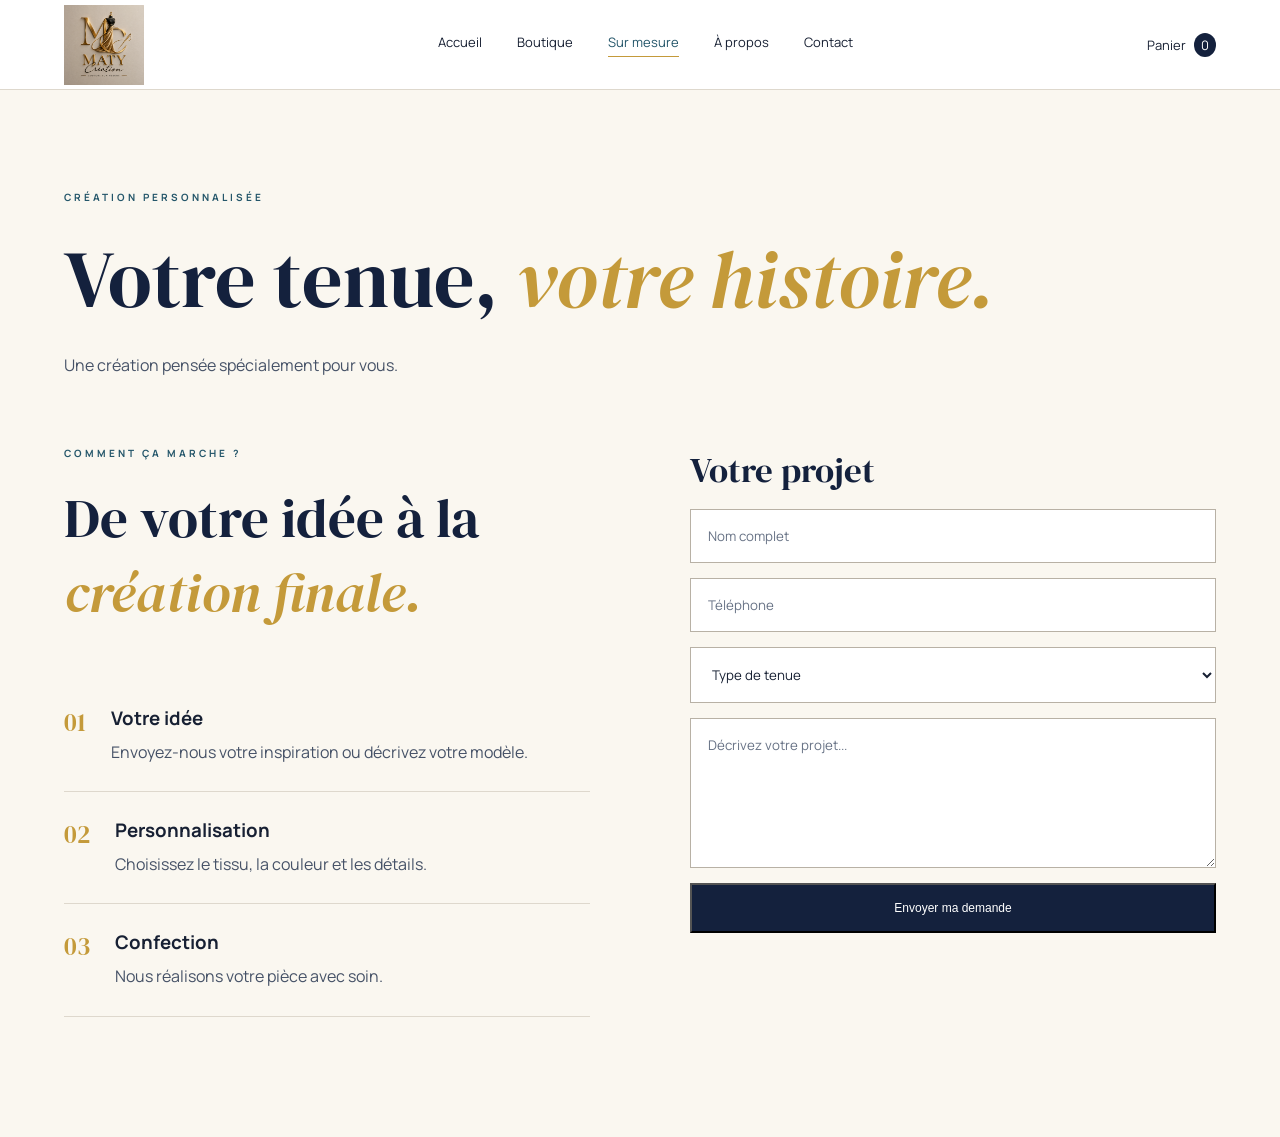
<file: sur-mesure.html>
<!DOCTYPE html>
<html lang="fr">

<head>

    <meta charset="UTF-8">

    <meta name="viewport"
          content="width=device-width, initial-scale=1.0">

    <title>Sur mesure — Maty Création</title>

    <link rel="stylesheet" href="css/style.css">

</head>


<body>

<header class="header">

   
   <a href="index.html" class="logo">
    <img src="images/logo.png" alt="Maty Création">
</a>

    <nav class="nav">

        <a href="index.html">Accueil</a>

        <a href="boutique.html">Boutique</a>

        <a href="sur-mesure.html" class="active">
            Sur mesure
        </a>

        <a href="apropos.html">
            À propos
        </a>

        <a href="contact.html">
            Contact
        </a>

    </nav>

    <a href="panier.html" class="cart">
        Panier <span id="cart-count">0</span>
    </a>

</header>


<main>

<section class="page-title">

    <p class="small-title">
        CRÉATION PERSONNALISÉE
    </p>

    <h1>
        Votre tenue,
        <em>votre histoire.</em>
    </h1>

    <p>
        Une création pensée spécialement pour vous.
    </p>

</section>


<section class="custom">

    <div class="custom-content">

        <p class="small-title">
            COMMENT ÇA MARCHE ?
        </p>

        <h2>
            De votre idée à la
            <em>création finale.</em>
        </h2>


        <div class="steps">

            <div class="step">

                <span>01</span>

                <div>

                    <h3>Votre idée</h3>

                    <p>
                        Envoyez-nous votre inspiration
                        ou décrivez votre modèle.
                    </p>

                </div>

            </div>


            <div class="step">

                <span>02</span>

                <div>

                    <h3>Personnalisation</h3>

                    <p>
                        Choisissez le tissu, la couleur
                        et les détails.
                    </p>

                </div>

            </div>


            <div class="step">

                <span>03</span>

                <div>

                    <h3>Confection</h3>

                    <p>
                        Nous réalisons votre pièce
                        avec soin.
                    </p>

                </div>

            </div>

        </div>

    </div>


    <form class="custom-form">

        <h2>Votre projet</h2>

        <input
            type="text"
            placeholder="Nom complet"
            required>

        <input
            type="tel"
            placeholder="Téléphone"
            required>

        <select>

            <option>Type de tenue</option>
            <option>Robe</option>
            <option>Boubou</option>
            <option>Ensemble</option>
            <option>Tenue homme</option>

        </select>

        <textarea
            placeholder="Décrivez votre projet..."
        ></textarea>

        <button class="btn">
            Envoyer ma demande
        </button>

    </form>

</section>

</main>


<script src="js/script.js"></script>

</body>
</html>
</file>
<file: css/style.css>
@import url('https://fonts.googleapis.com/css2?family=DM+Serif+Display:ital@0;1&family=Manrope:wght@400;500;600;700&display=swap');


* {
    margin: 0;
    padding: 0;
    box-sizing: border-box;
}


body {
    font-family: 'Manrope', sans-serif;
    background: #FAF7F0;
    color: #172033;
}


img {
    width: 100%;
    display: block;
}


a {
    color: inherit;
    text-decoration: none;
}


/* =========================
   HEADER
========================= */

.header {
    height: 90px;
    padding: 0 5%;
    display: flex;
    align-items: center;
    justify-content: space-between;
    background: #FFFFFF;
    border-bottom: 1px solid #DED8CD;
}


.logo {
    font-family: 'DM Serif Display', serif;
    font-size: 32px;
    color: #14213D;
}
.logo img {
    width: 80px;
    height: auto;
    display: block;
}

.logo span {
    font-style: italic;
    color: #C49A3A;
}


.nav {
    display: flex;
    gap: 35px;
}


.nav a {
    font-size: 13px;
    color: #172033;
    transition: color .3s ease;
}


.nav a:hover {
    color: #C49A3A;
}


.nav a.active {
    border-bottom: 1px solid #C49A3A;
    padding-bottom: 5px;
    color: #24566A;
}


.cart {
    font-size: 13px;
    color: #172033;
}


#cart-count {
    background: #14213D;
    color: #FFFFFF;
    border-radius: 50%;
    padding: 3px 7px;
    margin-left: 5px;
}


.menu-btn {
    display: none;
    background: none;
    border: 0;
    font-size: 24px;
    color: #14213D;
}


/* =========================
   HERO
========================= */

.hero {
    width: 90%;
    max-width: 1300px;
    margin: auto;
    min-height: 700px;
    display: grid;
    grid-template-columns: 1fr 1fr;
    gap: 70px;
    align-items: center;
}

.hero-img {
    width: 100%;
    max-width:400px;
    height: 600px;
    object-fit: cover;
}

.small-title {
    font-size: 10px;
    letter-spacing: 3px;
    font-weight: 700;
    margin-bottom: 20px;
    color: #24566A;
}


.hero h1 {
    font-family: 'DM Serif Display', serif;
    font-weight: 400;
    font-size: clamp(60px, 8vw, 115px);
    line-height: .9;
    color: #14213D;
}


.hero h1 em,
h1 em,
h2 em {
    font-style: italic;
    color: #C49A3A;
}


.hero-text {
    max-width: 480px;
    line-height: 1.8;
    color: #465267;
    margin: 30px 0;
}


/* =========================
   BUTTONS
========================= */

.buttons {
    display: flex;
    gap: 15px;
}


.btn,
.btn-light {
    display: inline-block;
    padding: 16px 25px;
    font-size: 12px;
    cursor: pointer;
    transition: .3s ease;
}


.btn {
    background: #14213D;
    color: #FFFFFF;
}


.btn:hover {
    background: #24566A;
}


.btn-light {
    border: 1px solid #14213D;
    color: #14213D;
    background: transparent;
}


.btn-light:hover {
    background: #E6D3A3;
    color: #14213D;
}



/* =========================
   SECTIONS
========================= */

.collections {
    width: 90%;
    max-width: 1300px;
    margin: auto;
    padding: 120px 0;
}


.section-heading h2 {
    font-family: 'DM Serif Display', serif;
    font-size: 60px;
    font-weight: 400;
    color: #14213D;
}


.collection-grid {
    margin-top: 60px;
    display: grid;
    grid-template-columns: repeat(3, 1fr);
    gap: 20px;
}


.collection-card {
    position: relative;
    overflow: hidden;
}


.collection-card img {
    height: 480px;
    object-fit: cover;
    transition: .5s;
}


.collection-card:hover img {
    transform: scale(1.05);
}

.collection-card div {
    margin-top: 15px;
    color: #14213D;
}

.collection-card h3 {
    font-family: 'DM Serif Display', serif;
    font-size: 32px;
   
    color: #14213D;
}


.collection-card span {
    font-size: 11px;
    color: #465267;
}


/* =========================
   PRESENTATION
========================= */

.presentation {
    background: #EDE7DC;
    padding: 120px 5%;
    display: grid;
    grid-template-columns: 1fr 1fr;
    gap: 100px;
    align-items: center;
}


.presentation-image img {
    height: 600px;
    object-fit: cover;
}


.presentation-text h2 {
    font-family: 'DM Serif Display', serif;
    font-size: 60px;
    font-weight: 400;
    color: #14213D;
}


.presentation-text > p:not(.small-title) {
    line-height: 1.8;
    color: #465267;
    margin: 30px 0;
}


.text-link {
    border-bottom: 1px solid #C49A3A;
    padding-bottom: 5px;
    font-size: 13px;
    color: #24566A;
}


.text-link:hover {
    color: #14213D;
}


/* =========================
   CTA
========================= */

.cta {
    text-align: center;
    padding: 130px 20px;
}


.cta h2 {
    font-family: 'DM Serif Display', serif;
    font-size: 65px;
    font-weight: 400;
    margin-bottom: 35px;
    color: #14213D;
}


/* =========================
   PAGE
========================= */

.page-title {
    width: 90%;
    max-width: 1200px;
    margin: auto;
    padding: 100px 0 70px;
}


.page-title h1 {
    font-family: 'DM Serif Display', serif;
    font-size: 80px;
    font-weight: 400;
    color: #14213D;
}


.page-title > p:last-child {
    margin-top: 20px;
    color: #465267;
}


/* =========================
   SHOP
========================= */

.shop {
    width: 90%;
    max-width: 1300px;
    margin: auto;
    padding-bottom: 120px;
}


.filters {
    display: flex;
    gap: 10px;
    margin-bottom: 40px;
}


.filter {
    border: 1px solid #B8B1A5;
    background: transparent;
    padding: 10px 20px;
    cursor: pointer;
    color: #172033;
    transition: .3s ease;
}


.filter:hover {
    background: #E6D3A3;
    border-color: #C49A3A;
}


.filter.active {
    background: #14213D;
    color: #FFFFFF;
    border-color: #14213D;
}


.products {
    display: grid;
    grid-template-columns: repeat(3, 1fr);
    gap: 35px 20px;
}


.product img {
    height: 500px;
    object-fit: cover;
}


.product-info {
    display: flex;
    justify-content: space-between;
    margin: 18px 0;
}


.product-info h3 {
    font-size: 15px;
    color: #172033;
}


.product-info p {
    font-size: 11px;
    color: #5C6676;
    margin-top: 5px;
}


.product-info strong {
    font-size: 13px;
    color: #24566A;
}


.add-cart {
    border: none;
}


/* =========================
   SUR MESURE
========================= */

.custom {
    width: 90%;
    max-width: 1200px;
    margin: auto;
    padding-bottom: 120px;
    display: grid;
    grid-template-columns: 1fr 1fr;
    gap: 100px;
}


.custom h2 {
    font-family: 'DM Serif Display', serif;
    font-size: 55px;
    font-weight: 400;
    color: #14213D;
}


.steps {
    margin-top: 50px;
}


.step {
    display: flex;
    gap: 25px;
    padding: 25px 0;
    border-bottom: 1px solid #DED8CD;
}


.step > span {
    font-family: 'DM Serif Display', serif;
    font-size: 25px;
    color: #C49A3A;
}


.step h3 {
    margin-bottom: 8px;
    color: #172033;
}


.step p {
    color: #465267;
    line-height: 1.7;
}


.custom-form,
.contact-form {
    display: flex;
    flex-direction: column;
    gap: 15px;
}


.custom-form h2 {
    font-size: 35px;
    color: #14213D;
}


input,
textarea,
select {
    padding: 17px;
    border: 1px solid #B8B1A5;
    background: #FFFFFF;
    color: #172033;
    font-family: inherit;
}


input::placeholder,
textarea::placeholder {
    color: #687386;
}


input:focus,
textarea:focus,
select:focus {
    outline: none;
    border-color: #24566A;
    box-shadow: 0 0 0 2px rgba(36, 86, 106, .12);
}


textarea {
    min-height: 150px;
    resize: vertical;
}


/* =========================
   ABOUT
========================= */

.about {
    width: 90%;
    max-width: 1200px;
    margin: auto;
    padding-bottom: 120px;
    display: grid;
    grid-template-columns: 1fr 1fr;
    gap: 100px;
    align-items: center;
}


.about-image img {
    height: 600px;
    object-fit: cover;
}


.about-text h2 {
    font-family: 'DM Serif Display', serif;
    font-size: 55px;
    font-weight: 400;
    color: #14213D;
}


.about-text p:not(.small-title) {
    color: #465267;
    line-height: 1.8;
    margin: 25px 0;
}


/* =========================
   CONTACT
========================= */

.contact {
    width: 90%;
    max-width: 1200px;
    margin: auto;
    padding-bottom: 120px;
    display: grid;
    grid-template-columns: 1fr 1fr;
    gap: 100px;
}


.contact-info h2 {
    font-family: 'DM Serif Display', serif;
    font-size: 45px;
    color: #14213D;
}


.contact-info > p {
    color: #465267;
    line-height: 1.8;
    margin: 25px 0 40px;
}


.contact-item {
    margin: 25px 0;
    display: flex;
    flex-direction: column;
    gap: 5px;
}


.contact-item span {
    color: #5C6676;
}


/* =========================
   PANIER
========================= */

.cart-page {
    width: 90%;
    max-width: 1000px;
    margin: auto;
    padding-bottom: 120px;
}


.cart-item {
    display: flex;
    justify-content: space-between;
    border-bottom: 1px solid #DED8CD;
    padding: 25px 0;
}


.cart-total {
    display: flex;
    justify-content: space-between;
    font-size: 20px;
    margin: 40px 0;
    color: #14213D;
}


/* =========================
   PRODUCT
========================= */

.product-page {
    width: 90%;
    max-width: 1200px;
    margin: auto;
    padding: 80px 0 120px;
    display: grid;
    grid-template-columns: 1fr 1fr;
    gap: 100px;
    align-items: center;
}


.product-large-image img {
    height: 700px;
    object-fit: cover;
}


.product-details h1 {
    font-family: 'DM Serif Display', serif;
    font-size: 65px;
    font-weight: 400;
    color: #14213D;
}


.product-details .price {
    display: block;
    margin: 25px 0;
    color: #24566A;
}


.product-details > p {
    color: #465267;
    line-height: 1.8;
    margin-bottom: 30px;
}


.product-details label {
    display: block;
    margin-bottom: 10px;
    color: #172033;
}


.product-details select {
    width: 100%;
    margin-bottom: 20px;
}


/* =========================
   FOOTER
========================= */

.footer {
    background: #14213D;
    color: #FFFFFF;
    padding: 70px 5% 30px;
}


.footer-grid {
    max-width: 1200px;
    margin: auto;
    display: grid;
    grid-template-columns: 2fr 1fr 1fr;
    gap: 50px;
}


.footer a {
    display: block;
    color: #E3E7ED;
    margin: 10px 0;
    font-size: 13px;
    transition: color .3s ease;
}


.footer a:hover {
    color: #E6D3A3;
}


.footer p {
    color: #D5DBE4;
    line-height: 1.7;
}


.footer h3 {
    margin-bottom: 20px;
    color: #E6D3A3;
}


.copyright {
    text-align: center;
    border-top: 1px solid #40506C;
    margin-top: 50px;
    padding-top: 25px;
    color: #BFC8D6;
    font-size: 11px;
}

/* =========================
   TABLETTE
========================= */

@media (max-width: 1000px) {

    .hero {
        gap: 40px;
    }

    .presentation,
    .custom,
    .about,
    .contact,
    .product-page {
        gap: 50px;
    }

    .collection-grid,
    .products {
        gap: 20px;
    }

    .collection-card img {
        height: 400px;
    }

    .product img {
        height: 420px;
    }

    .presentation-image img,
    .about-image img {
        height: 500px;
    }

    .product-large-image img {
        height: 550px;
    }

    .product-details h1 {
        font-size: 52px;
    }
}

/* =========================
   MOBILE
========================= */

@media (max-width: 800px) {

    /* HEADER */
    .header {
        height: 75px;
        padding: 0 5%;
        position: relative;
        z-index: 1000;
    }

    .logo img {
        width: 65px;
    }

    /* BOUTON MENU */
    .menu-btn {
        display: block;
        background: transparent;
        border: none;
        color: #14213D;
        font-size: 28px;
        cursor: pointer;
        padding: 5px;
        line-height: 1;
    }

    /* MENU MOBILE */
    .nav {
        position: absolute;
        top: 75px;
        left: 0;
        width: 100%;

        display: flex;
        flex-direction: column;

        background: #FFFFFF;

        border-top: 1px solid #DED8CD;
        border-bottom: 1px solid #DED8CD;

        padding: 10px 5%;

        opacity: 0;
        visibility: hidden;
        transform: translateY(-10px);

        transition:
            opacity .3s ease,
            transform .3s ease,
            visibility .3s ease;

        z-index: 999;
    }

    /* MENU OUVERT */
    .nav.active {
        opacity: 1;
        visibility: visible;
        transform: translateY(0);
    }

    /* LIENS DU MENU */
    .nav a {
        display: block;
        width: 100%;

        padding: 15px 5px;

        font-size: 14px;
        color: #172033;

        border-bottom: 1px solid #EDE7DC;
    }

    .nav a:last-child {
        border-bottom: none;
    }

    .nav a:hover {
        color: #C49A3A;
    }

    .nav a.active {
        color: #24566A;
        border-bottom: 1px solid #C49A3A;
        padding-bottom: 15px;
    }


    /* ÉVITER LE DÉBORDEMENT */
    html,
    body {
        width: 100%;
        max-width: 100%;
        overflow-x: hidden;
    }


    /* HERO */
    .hero,
    .presentation,
    .custom,
    .about,
    .contact,
    .product-page {
        grid-template-columns: 1fr;
    }

    .hero {
        width: 90%;
        min-height: auto;
        padding: 60px 0;
        gap: 40px;
    }

    .hero-img {
        width: 100%;
        max-width: 100%;
        height: auto;
        max-height: 550px;
        object-fit: cover;
    }

    .hero h1 {
        font-size: clamp(48px, 15vw, 75px);
    }

    .hero-text {
        font-size: 14px;
        line-height: 1.7;
    }


    /* BOUTONS */
    .buttons {
        flex-wrap: wrap;
    }

    .btn,
    .btn-light {
        padding: 14px 20px;
    }


    /* COLLECTIONS */
    .collections {
        width: 90%;
        padding: 80px 0;
    }

    .collection-grid,
    .products {
        grid-template-columns: 1fr;
    }

    .section-heading h2,
    .presentation-text h2,
    .custom h2,
    .about-text h2 {
        font-size: 42px;
    }

    .collection-card img {
        width: 100%;
        height: auto;
        max-height: 550px;
        object-fit: cover;
    }


    /* PRESENTATION */
    .presentation {
        padding: 80px 5%;
        gap: 45px;
    }

    .presentation-image img {
        width: 100%;
        height: auto;
        max-height: 550px;
        object-fit: cover;
    }


    /* PAGE TITLE */
    .page-title {
        padding: 70px 0 50px;
    }

    .page-title h1 {
        font-size: clamp(45px, 13vw, 60px);
    }


    /* SHOP */
    .shop {
        padding-bottom: 80px;
    }

    .filters {
        flex-wrap: wrap;
    }

    .filter {
        padding: 9px 15px;
    }

    .product img {
        width: 100%;
        height: auto;
        max-height: 550px;
        object-fit: cover;
    }


    /* SUR MESURE */
    .custom {
        padding-bottom: 80px;
    }

    .steps {
        margin-top: 30px;
    }


    /* ABOUT */
    .about {
        padding-bottom: 80px;
    }

    .about-image img {
        width: 100%;
        height: auto;
        max-height: 550px;
        object-fit: cover;
    }


    /* CONTACT */
    .contact {
        padding-bottom: 80px;
    }


    /* PANIER */
    .cart-page {
        padding-bottom: 80px;
    }

    .cart-item {
        gap: 15px;
        flex-wrap: wrap;
    }


    /* PRODUCT */
    .product-page {
        padding: 60px 0 80px;
        gap: 50px;
    }

    .product-large-image img {
        width: 100%;
        height: auto;
        max-height: 650px;
        object-fit: cover;
    }

    .product-details h1 {
        font-size: 48px;
    }


    /* FOOTER */
    .footer {
        padding: 60px 5% 25px;
    }

    .footer-grid {
        grid-template-columns: 1fr;
        gap: 35px;
    }
}


/* =========================
   PETITS TÉLÉPHONES
========================= */

@media (max-width: 480px) {

    .header {
        padding: 0 20px;
    }

    .logo img {
        width: 60px;
    }

    .cart {
        font-size: 12px;
    }

    .menu-btn {
        font-size: 26px;
    }


    /* HERO */
    .hero {
        padding: 45px 0;
    }

    .hero-img {
        width: 100%;
        height: auto;
        max-height: 500px;
    }

    .hero h1 {
        font-size: 50px;
    }


    /* TITRES */
    .section-heading h2,
    .presentation-text h2,
    .custom h2,
    .about-text h2 {
        font-size: 36px;
    }


    /* IMAGES */
    .collection-card img,
    .product img,
    .presentation-image img,
    .about-image img {
        width: 100%;
        height: auto;
        max-height: 500px;
    }

    .product-large-image img {
        width: 100%;
        height: auto;
        max-height: 550px;
    }


    /* PRODUIT */
    .product-details h1 {
        font-size: 40px;
    }


    /* CTA */
    .cta {
        padding: 90px 20px;
    }

    .cta h2 {
        font-size: 38px;
    }


    /* BOUTONS */
    .buttons {
        flex-direction: column;
        align-items: stretch;
    }

    .btn,
    .btn-light {
        width: 100%;
        text-align: center;
    }
}
</file>
